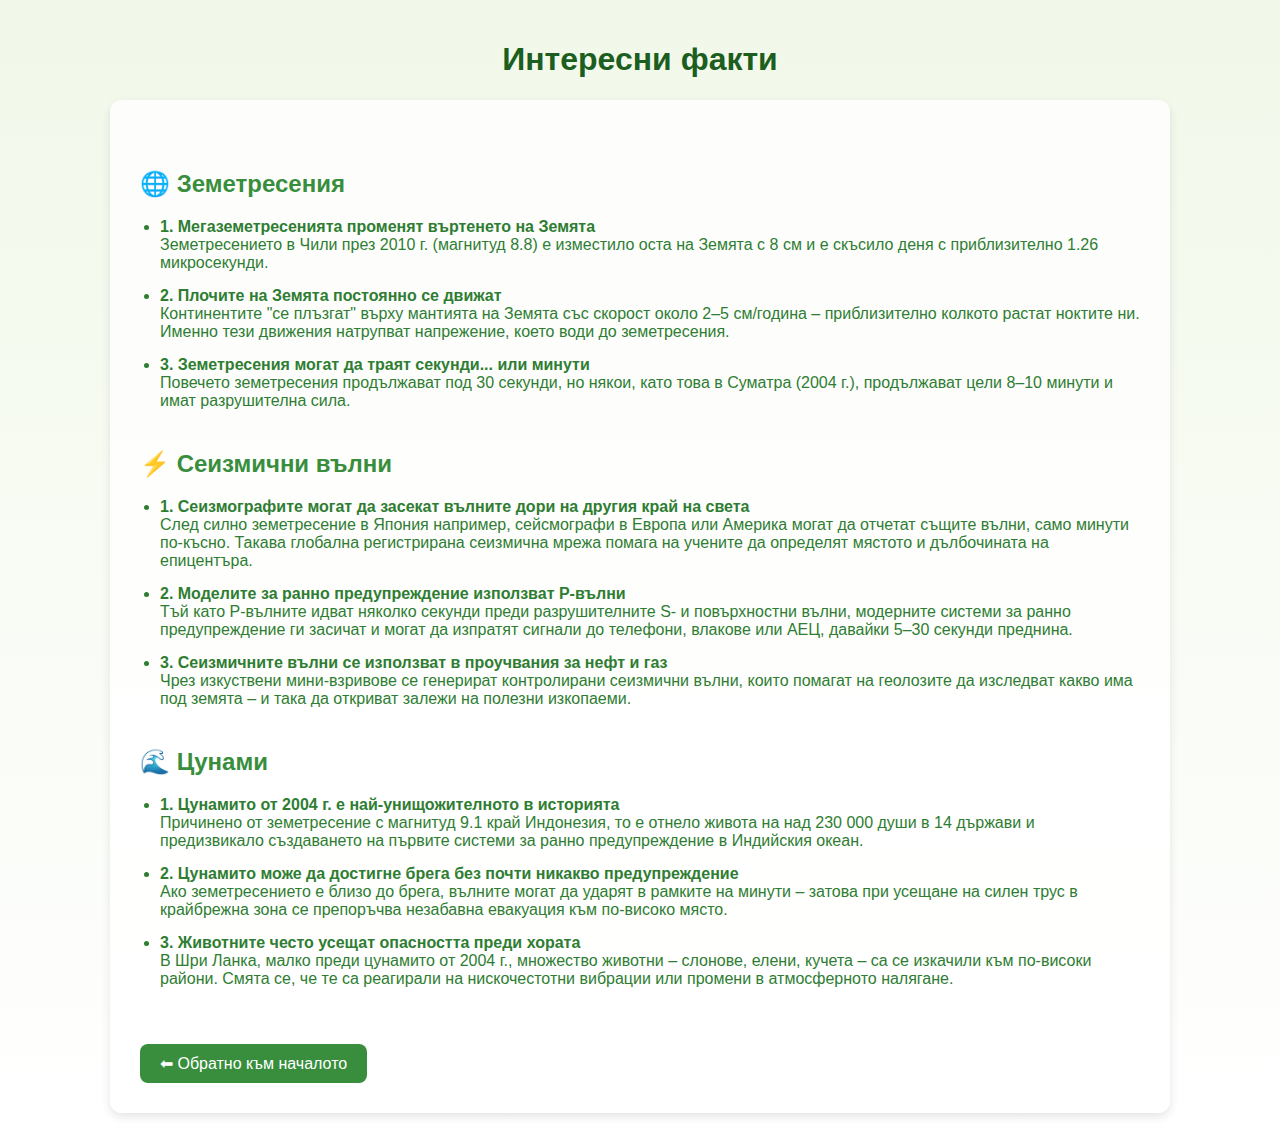
<file: fakti.html>
<!DOCTYPE html>
<html lang="bg">
<head>
  <meta charset="UTF-8">
  <title>Интересни факти</title>
  <style>
    body {
      font-family: 'Segoe UI', sans-serif;
      margin: 0;
      padding: 20px;
      background: linear-gradient(to bottom, #f1f8e9, #ffffff);
      color: #2e7d32;
    }

    h1 {
      text-align: center;
      color: #1b5e20;
    }

    .content {
      max-width: 1000px;
      margin: auto;
      background: #ffffffcc;
      padding: 30px;
      border-radius: 12px;
      box-shadow: 0 4px 10px rgba(0,0,0,0.1);
    }

    h2 {
      margin-top: 40px;
      color: #388e3c;
    }

    ul {
      padding-left: 20px;
    }

    li {
      margin-bottom: 15px;
    }

    .back-btn {
      display: inline-block;
      margin-top: 40px;
      padding: 10px 20px;
      background-color: #388e3c;
      color: white;
      text-decoration: none;
      border-radius: 8px;
      transition: background-color 0.3s;
    }

    .back-btn:hover {
      background-color: #2e7d32;
    }
  </style>
</head>
<body>
  <h1>Интересни факти</h1>
  <div class="content">

    <h2>🌐 Земетресения</h2>
    <ul>
      <li><strong>1. Мегаземетресенията променят въртенето на Земята </strong> <br> 
    Земетресението в Чили през 2010 г. (магнитуд 8.8) е изместило оста на Земята 
    с 8 см и е скъсило деня с приблизително 1.26 микросекунди.</li>
      <li><strong>2. Плочите на Земята постоянно се движат </strong><br> 
    Континентите "се плъзгат" върху мантията на Земята със скорост около 
    2–5 см/година – приблизително колкото растат ноктите ни. Именно тези 
    движения натрупват напрежение, което води до земетресения.</li>
      <li><strong>3. Земетресения могат да траят секунди... или минути </strong><br>
    Повечето земетресения продължават под 30 секунди, но някои, като това в Суматра 
    (2004 г.), продължават цели 8–10 минути и имат разрушителна сила.</li>
    </ul>

    <h2>⚡ Сеизмични вълни</h2>
    <ul>
      <li><strong>1. Сеизмографите могат да засекат вълните дори на другия край на света</strong><br>
    След силно земетресение в Япония например, сейсмографи в Европа или Америка могат да отчетат 
    същите вълни, само минути по-късно. Такава глобална регистрирана сеизмична мрежа помага на 
    учените да определят мястото и дълбочината на епицентъра.</li>
      <li><strong>2. Моделите за ранно предупреждение използват P-вълни</strong><br>
    Тъй като P-вълните идват няколко секунди преди разрушителните S- и повърхностни вълни, 
    модерните системи за ранно предупреждение ги засичат и могат да изпратят сигнали до телефони, 
    влакове или АЕЦ, давайки 5–30 секунди преднина.
</li>
      <li><strong>3. Сеизмичните вълни се използват в проучвания за нефт и газ</strong><br>
    Чрез изкуствени мини-взривове се генерират контролирани сеизмични вълни, които помагат на геолозите 
    да изследват какво има под земята – и така да откриват залежи на полезни изкопаеми.</li>
    </ul>

    <h2>🌊 Цунами</h2>
    <ul>
      <li><strong>1. Цунамито от 2004 г. е най-унищожителното в историята</strong><br>
    Причинено от земетресение с магнитуд 9.1 край Индонезия, то е отнело живота на над 
    230 000 души в 14 държави и предизвикало създаването на първите системи за ранно предупреждение 
    в Индийския океан.</li>
      <li><strong>2. Цунамито може да достигне брега без почти никакво предупреждение</strong><br>
    Ако земетресението е близо до брега, вълните могат да ударят в рамките на минути – затова при 
    усещане на силен трус в крайбрежна зона се препоръчва незабавна евакуация към по-високо място.</li>
      <li><strong>3. Животните често усещат опасността преди хората</strong><br>
    В Шри Ланка, малко преди цунамито от 2004 г., множество животни – слонове, елени, 
    кучета – са се изкачили към по-високи райони. Смята се, че те са реагирали на нискочестотни 
    вибрации или промени в атмосферното налягане.</li>
    </ul>

    <a href="index.html" class="back-btn">⬅ Обратно към началото</a>
  </div>
</body>
</html>
</file>
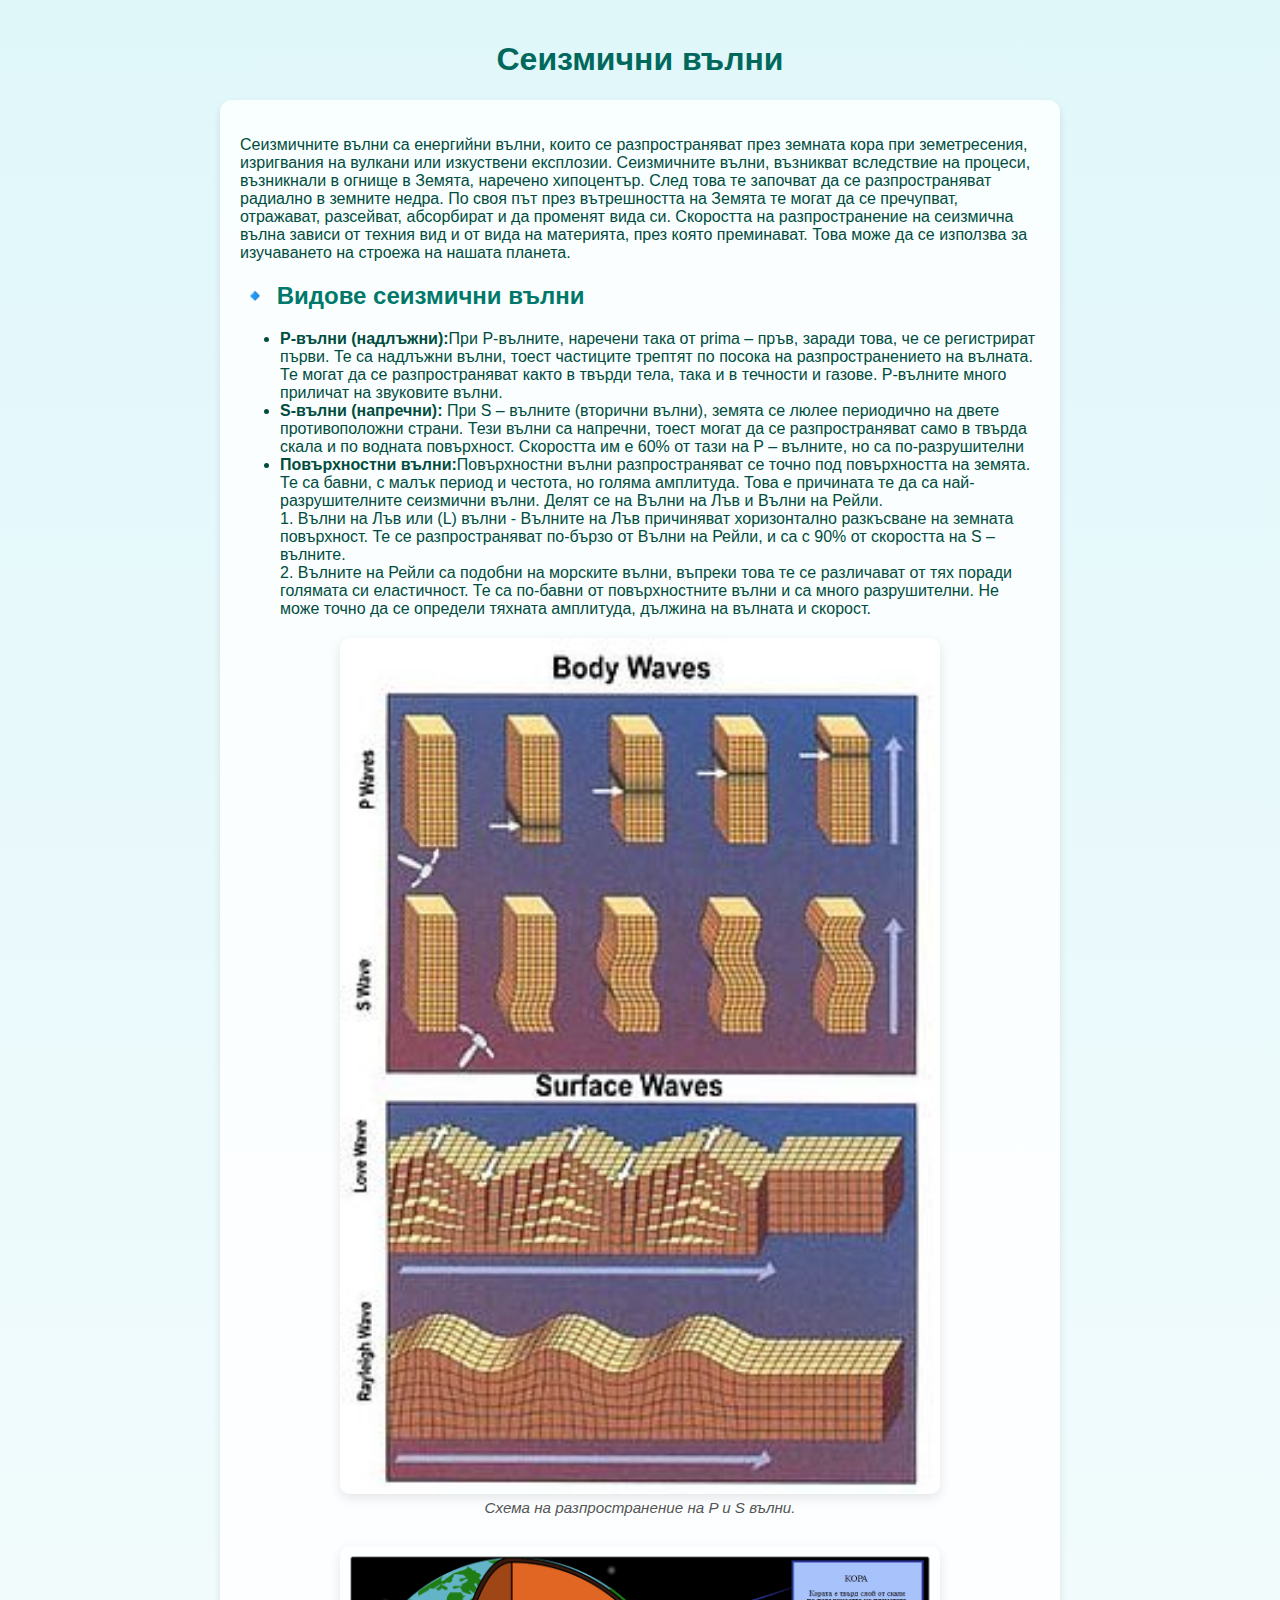
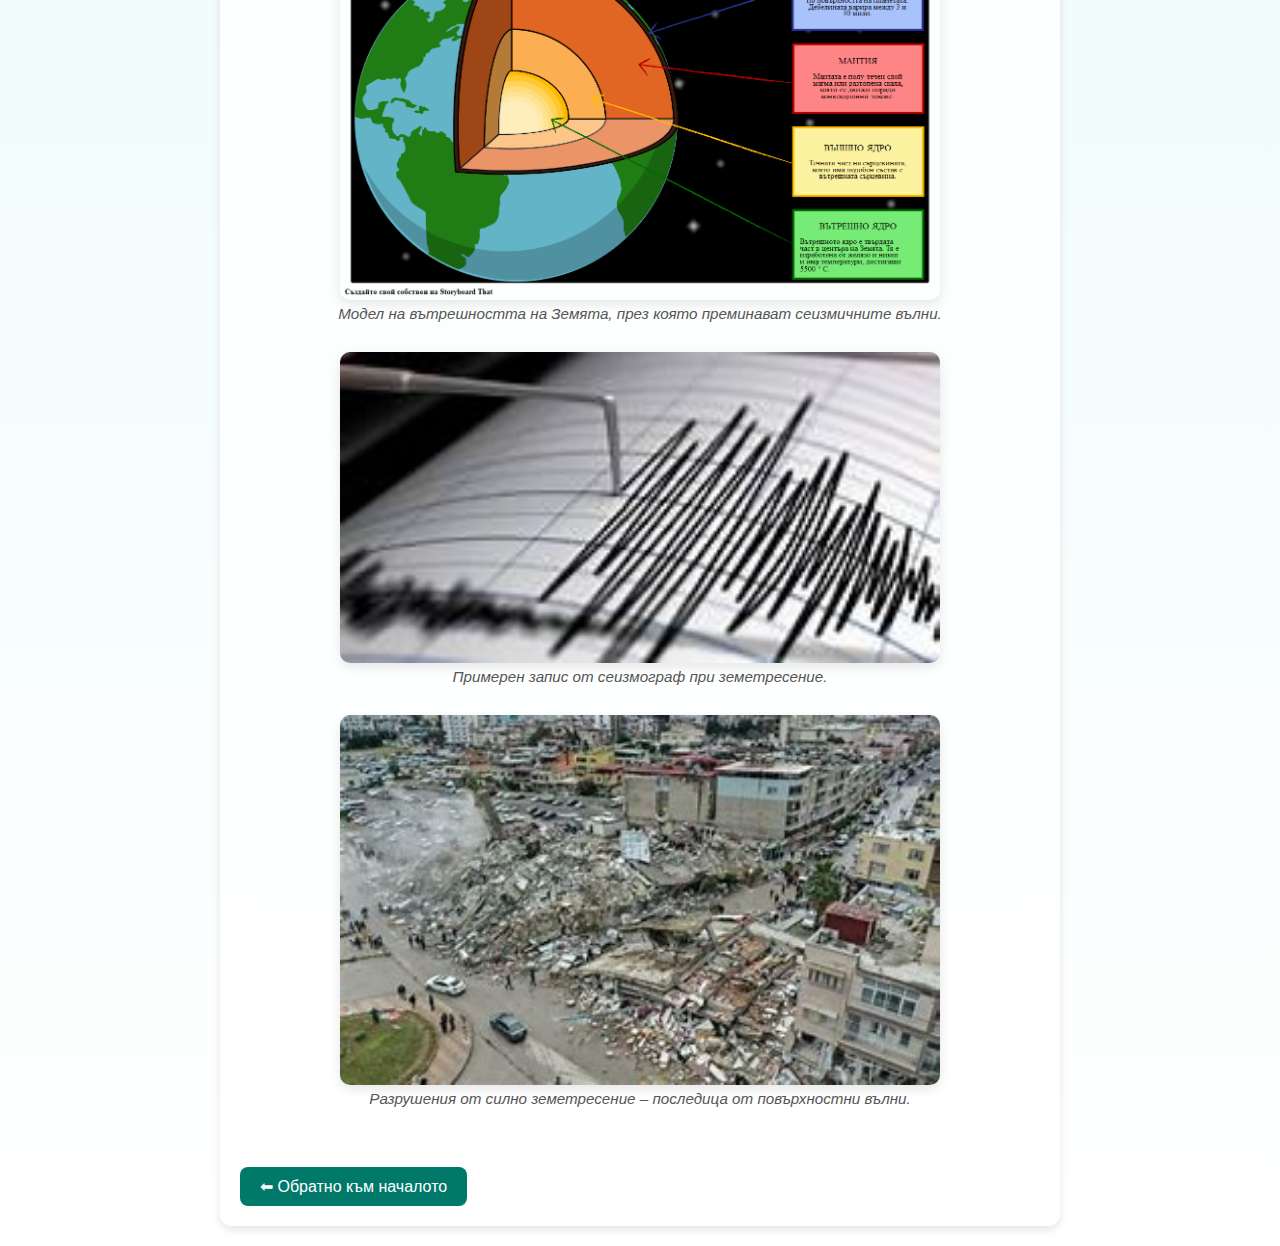
<file: seizmichni-valni.html>
<!DOCTYPE html>
<html lang="bg">
<head>
  <meta charset="UTF-8">
  <title>Сеизмични вълни</title>
  <style>
    body {
      font-family: 'Segoe UI', sans-serif;
      margin: 0;
      padding: 20px;
      background: linear-gradient(to bottom, #e0f7fa, #ffffff);
      color: #004d40;
    }

    h1 {
      text-align: center;
      color: #00695c;
    }

    .content {
      max-width: 800px;
      margin: auto;
      padding: 20px;
      background: #ffffffcc;
      border-radius: 12px;
      box-shadow: 0 4px 8px rgba(0,0,0,0.1);
    }

    h2 {
      color: #00796b;
    }

    img {
  display: block;                
  margin: 20px auto 5px auto;    
  width: 80%;                    
  max-width: 600px;              
  height: auto;                  
  border-radius: 10px;
  box-shadow: 0 4px 12px rgba(0, 0, 0, 0.1);
}

    .img-caption {
      font-size: 0.95em;
      font-style: italic;
      color: #555;
      text-align: center;
      margin-bottom: 30px;
    }

    .back-btn {
      display: inline-block;
      margin-top: 30px;
      padding: 10px 20px;
      background-color: #00796b;
      color: white;
      text-decoration: none;
      border-radius: 8px;
      transition: background-color 0.3s;
    }

    .back-btn:hover {
      background-color: #004d40;
    }
  </style>
</head>
<body>

  <h1>Сеизмични вълни</h1>

  <div class="content">
    <p>Сеизмичните вълни са енергийни вълни, които се разпространяват през земната кора при 
        земетресения, изригвания на вулкани 
        или изкуствени експлозии. Сеизмичните вълни, възникват вследствие на процеси, 
        възникнали в огнище в Земята, наречено хипоцентър. След това те започват да се 
        разпространяват радиално в земните недра. По своя път през вътрешността на Земята 
        те могат да се пречупват, отражават, разсейват, абсорбират и да променят вида си. 
        Скоростта на разпространение на сеизмична вълна зависи от техния вид и от вида на материята, 
        през която преминават. Това може да се използва за изучаването на строежа на нашата планета.</p>

    <h2>🔹 Видове сеизмични вълни</h2>
    <ul>
      <li><strong>P-вълни (надлъжни):</strong>При P-вълните, наречени така от prima – пръв, заради това, 
        че се регистрират първи. Те са надлъжни вълни, тоест частиците трептят по посока на 
        разпространението на вълната. Те могат да се разпространяват както в твърди тела, така и в 
        течности и газове. P-вълните много приличат на звуковите вълни. </li>
      <li><strong>S-вълни (напречни):</strong> При S – вълните (вторични вълни), земята се люлее 
        периодично на двете противоположни страни. Тези вълни са напречни, тоест могат да се 
        разпространяват само в твърда скала и по водната повърхност. Скоростта им е 60% от тази на 
        P – вълните, но са по-разрушителни</li>
      <li><strong>Повърхностни вълни:</strong>Повърхностни вълни разпространяват се точно под повърхността 
        на земята. Те са бавни, с малък период и честота, но голяма амплитуда. Това е причината те да са 
        най-разрушителните сеизмични вълни. Делят се на Вълни на Лъв и Вълни на Рейли.<br>
        1. Вълни на Лъв или (L) вълни - Вълните на Лъв причиняват хоризонтално разкъсване на 
        земната повърхност. Те се разпространяват по-бързо от Вълни на Рейли, 
        и са с 90% от скоростта на S – вълните. <br> 
        2. Вълните на Рейли са подобни на морските вълни, въпреки това те се различават от тях поради 
        голямата си еластичност. Те са по-бавни от повърхностните вълни и са много разрушителни. 
        Не може точно да се определи тяхната амплитуда, дължина на вълната и скорост.
    </li>
    </ul>

    <img src="waves.jpg" alt="P и S вълни">
    <div class="img-caption">Схема на разпространение на P и S вълни.</div>

    <img src="vutreshnost.png" alt="Вътрешна структура на Земята">
    <div class="img-caption">Модел на вътрешността на Земята, през която преминават сеизмичните вълни.</div>

    <img src="seizmograf.jpg" alt="Сеизмограф">
    <div class="img-caption">Примерен запис от сеизмограф при земетресение.</div>

    <img src="zemetresenie.jpg" alt="Разрушения от земетресение">
    <div class="img-caption">Разрушения от силно земетресение – последица от повърхностни вълни.</div>

    <a href="index.html" class="back-btn">⬅ Обратно към началото</a>
  </div>

</body>
</html>
</file>
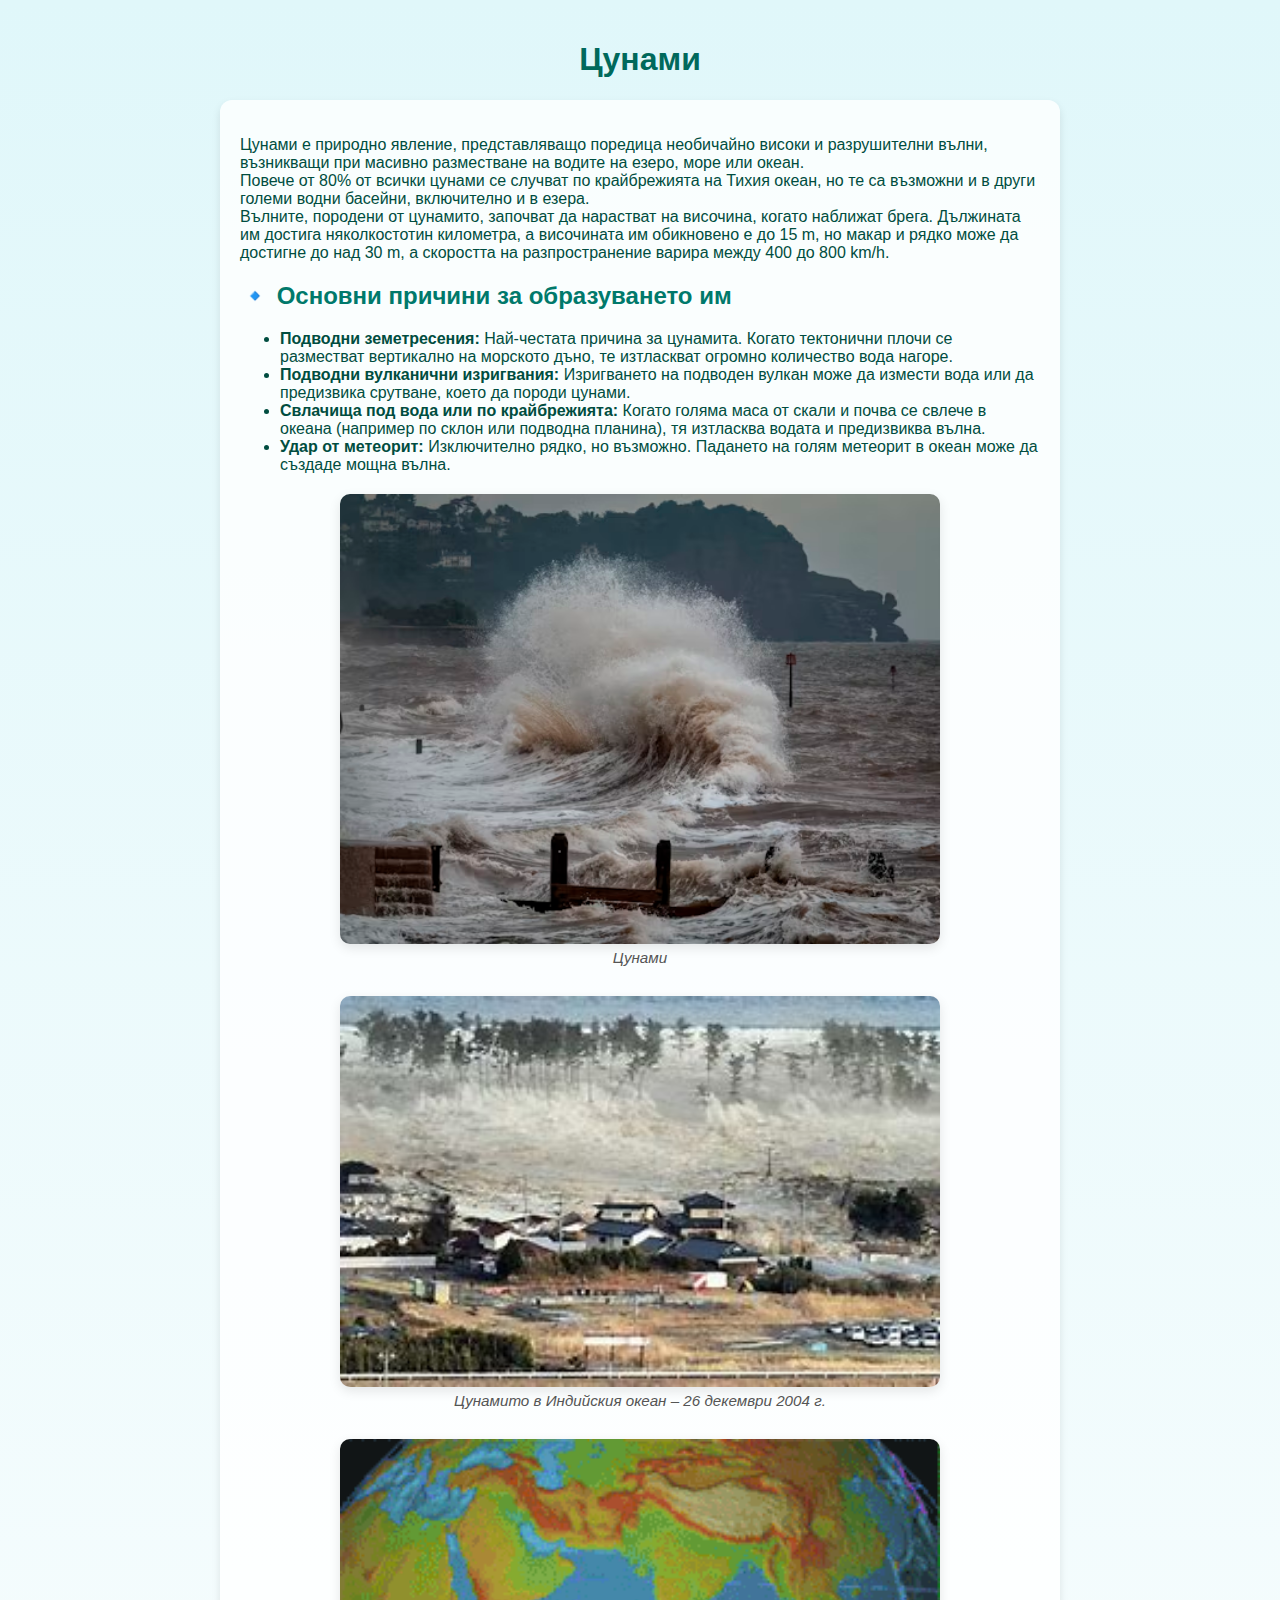
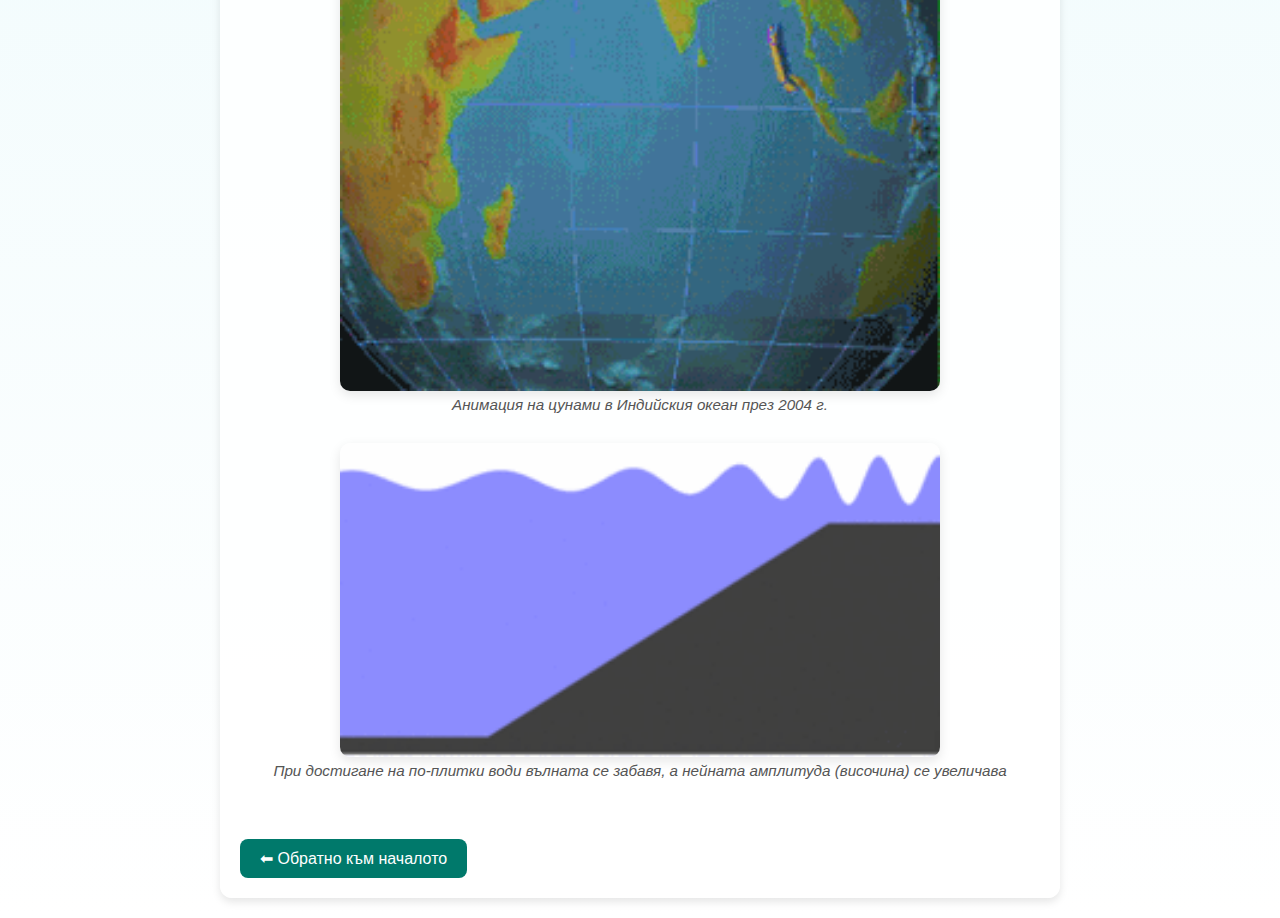
<file: tsunami.html>
<!DOCTYPE html>
<html lang="bg">
<head>
  <meta charset="UTF-8">
  <title>Цунами</title>
  <style>
    body {
      font-family: 'Segoe UI', sans-serif;
      margin: 0;
      padding: 20px;
      background: linear-gradient(to bottom, #e0f7fa, #ffffff);
      color: #004d40;
    }

    h1 {
      text-align: center;
      color: #00695c;
    }

    .content {
      max-width: 800px;
      margin: auto;
      padding: 20px;
      background: #ffffffcc;
      border-radius: 12px;
      box-shadow: 0 4px 8px rgba(0,0,0,0.1);
    }

    h2 {
      color: #00796b;
    }

    img {
  display: block;                
  margin: 20px auto 5px auto;    
  width: 80%;                    
  max-width: 600px;              
  height: auto;                  
  border-radius: 10px;
  box-shadow: 0 4px 12px rgba(0, 0, 0, 0.1);
}

    .img-caption {
      font-size: 0.95em;
      font-style: italic;
      color: #555;
      text-align: center;
      margin-bottom: 30px;
    }

    .back-btn {
      display: inline-block;
      margin-top: 30px;
      padding: 10px 20px;
      background-color: #00796b;
      color: white;
      text-decoration: none;
      border-radius: 8px;
      transition: background-color 0.3s;
    }

    .back-btn:hover {
      background-color: #004d40;
    }
  </style>
</head>
<body>

  <h1>Цунами</h1>

  <div class="content">
    <p>Цунами е природно явление, представляващо поредица необичайно високи и разрушителни вълни, 
        възникващи при масивно разместване на водите на езеро, море или океан.<br>
    Повече от 80% от всички цунами се случват по крайбрежията на Тихия океан, 
    но те са възможни и в други големи водни басейни, включително и в езера. <br>
    Вълните, породени от цунамито, започват да нарастват на височина, когато наближат брега. 
    Дължината им достига няколкостотин километра, а височината им обикновено е до 15 m, 
    но макар и рядко може да достигне до над 30 m, а скоростта на разпространение варира между 
    400 до 800 km/h. <br> 
    </p>
    <h2>🔹 Основни причини за образуването им</h2>
    <ul>
      <li><strong>Подводни земетресения: </strong>Най-честата причина за цунамита. 
        Когато тектонични плочи се разместват вертикално на морското дъно, те изтласкват 
        огромно количество вода нагоре. </li>
      <li><strong>Подводни вулканични изригвания: </strong>Изригването на подводен вулкан 
        може да измести вода или да предизвика срутване, което да породи цунами. </li>
      <li><strong>Свлачища под вода или по крайбрежията: </strong>Когато голяма маса от скали и 
        почва се свлече в океана (например по склон или подводна планина), тя изтласква водата 
        и предизвиква вълна.</li>
        <li><strong>Удар от метеорит: </strong>Изключително рядко, но възможно. 
            Падането на голям метеорит в океан може да създаде мощна вълна.</li>
    </ul>

    <img src="tsunami1.avif" alt="цунами">
    <div class="img-caption">Цунами</div>

    <img src="tsunami4.jpg" alt="Разрушения">
    <div class="img-caption">Цунамито в Индийския океан – 26 декември 2004 г.</div>

    <img src="tsunami2.gif" alt="анимация">
    <div class="img-caption">Анимация на цунами в Индийския океан през 2004 г.</div>

    <img src="tsunami3.gif" alt="анимация">
    <div class="img-caption">При достигане на по-плитки води вълната се забавя, 
        а нейната амплитуда (височина) се увеличава</div>

    <a href="index.html" class="back-btn">⬅ Обратно към началото</a>
  </div>

</body>
</html>
</file>
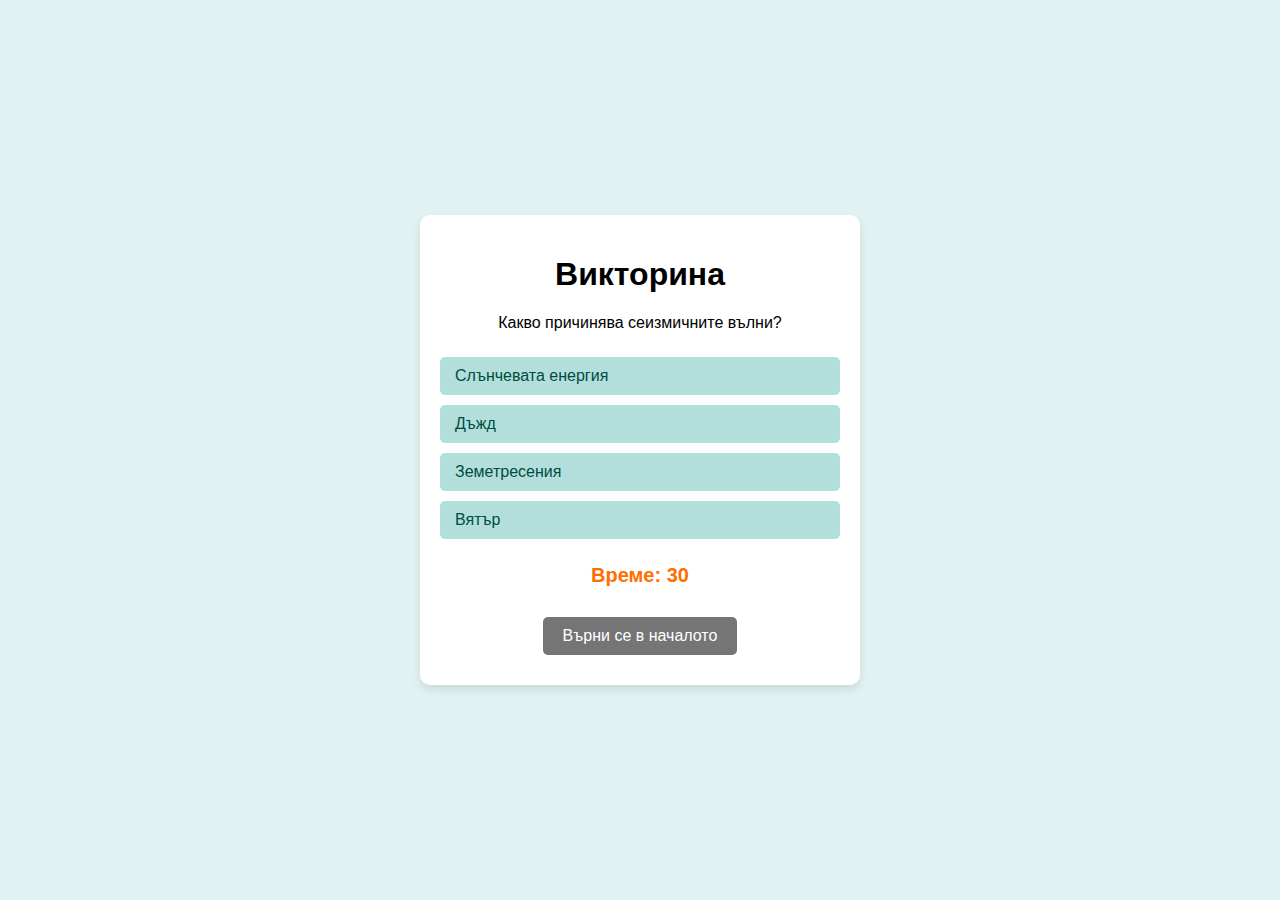
<file: viktorina.html>
<!DOCTYPE html>
<html lang="bg">
<head>
  <meta charset="UTF-8">
  <meta name="viewport" content="width=device-width, initial-scale=1.0">
  <title>Викторина с Таймер</title>
  <link rel="stylesheet" href="viktorina.css">
</head>
<body>
  <div class="quiz-container">
    <h1>Викторина</h1>

    <div id="question-container">
      <p id="question">Това е въпросът</p>
      <div id="answers-container">
       
      </div>
    </div>

    <div id="timer">Време: 30</div>

    <button id="nextButton" style="display:none;">Следващ въпрос</button>
    <p id="result"></p>

  
    <button id="homeButton">Върни се в началото</button>
  </div>

 
  <script src="viktorina.js"></script>
</body>
</html>
</file>
<file: viktorina.css>
body {
  font-family: Arial, sans-serif;
  background-color: #E0F2F1;
  display: flex;
  justify-content: center;
  align-items: center;
  height: 100vh;
  margin: 0;
}

.quiz-container {
  background-color: white;
  border-radius: 10px;
  padding: 20px;
  width: 400px;
  box-shadow: 0 4px 10px rgba(0, 0, 0, 0.1);
  text-align: center;
}

#answers-container {
  margin: 20px 0;
  gap: 10px;
  justify-content: center;
  flex-wrap: wrap;
}

.answer-button {
  background-color: #B2DFDB;
  color: #004D40;
  border: none;
  padding: 10px 15px;
  border-radius: 5px;
  margin: 5px 0;
  cursor: pointer;
  width: 100%;
  text-align: left;
  font-size: 16px;
}

.answer-button:hover {
  background-color: #80CBC4;
}

button {
  background-color: #00796B;
  color: white;
  padding: 10px 20px;
  border: none;
  border-radius: 5px;
  cursor: pointer;
  font-size: 16px;
  margin: 10px 0;
}

button:hover {
  background-color: #004D40;
}

#homeButton {
  background-color: #757575;
}

#homeButton:hover {
  background-color: #424242;
}

#timer {
  font-size: 20px;
  font-weight: bold;
  margin: 10px 0;
  color: #FF6F00;
}

#result {
  font-size: 18px;
  font-weight: bold;
  margin-top: 20px;
  color: #388E3C;
}
</file>
